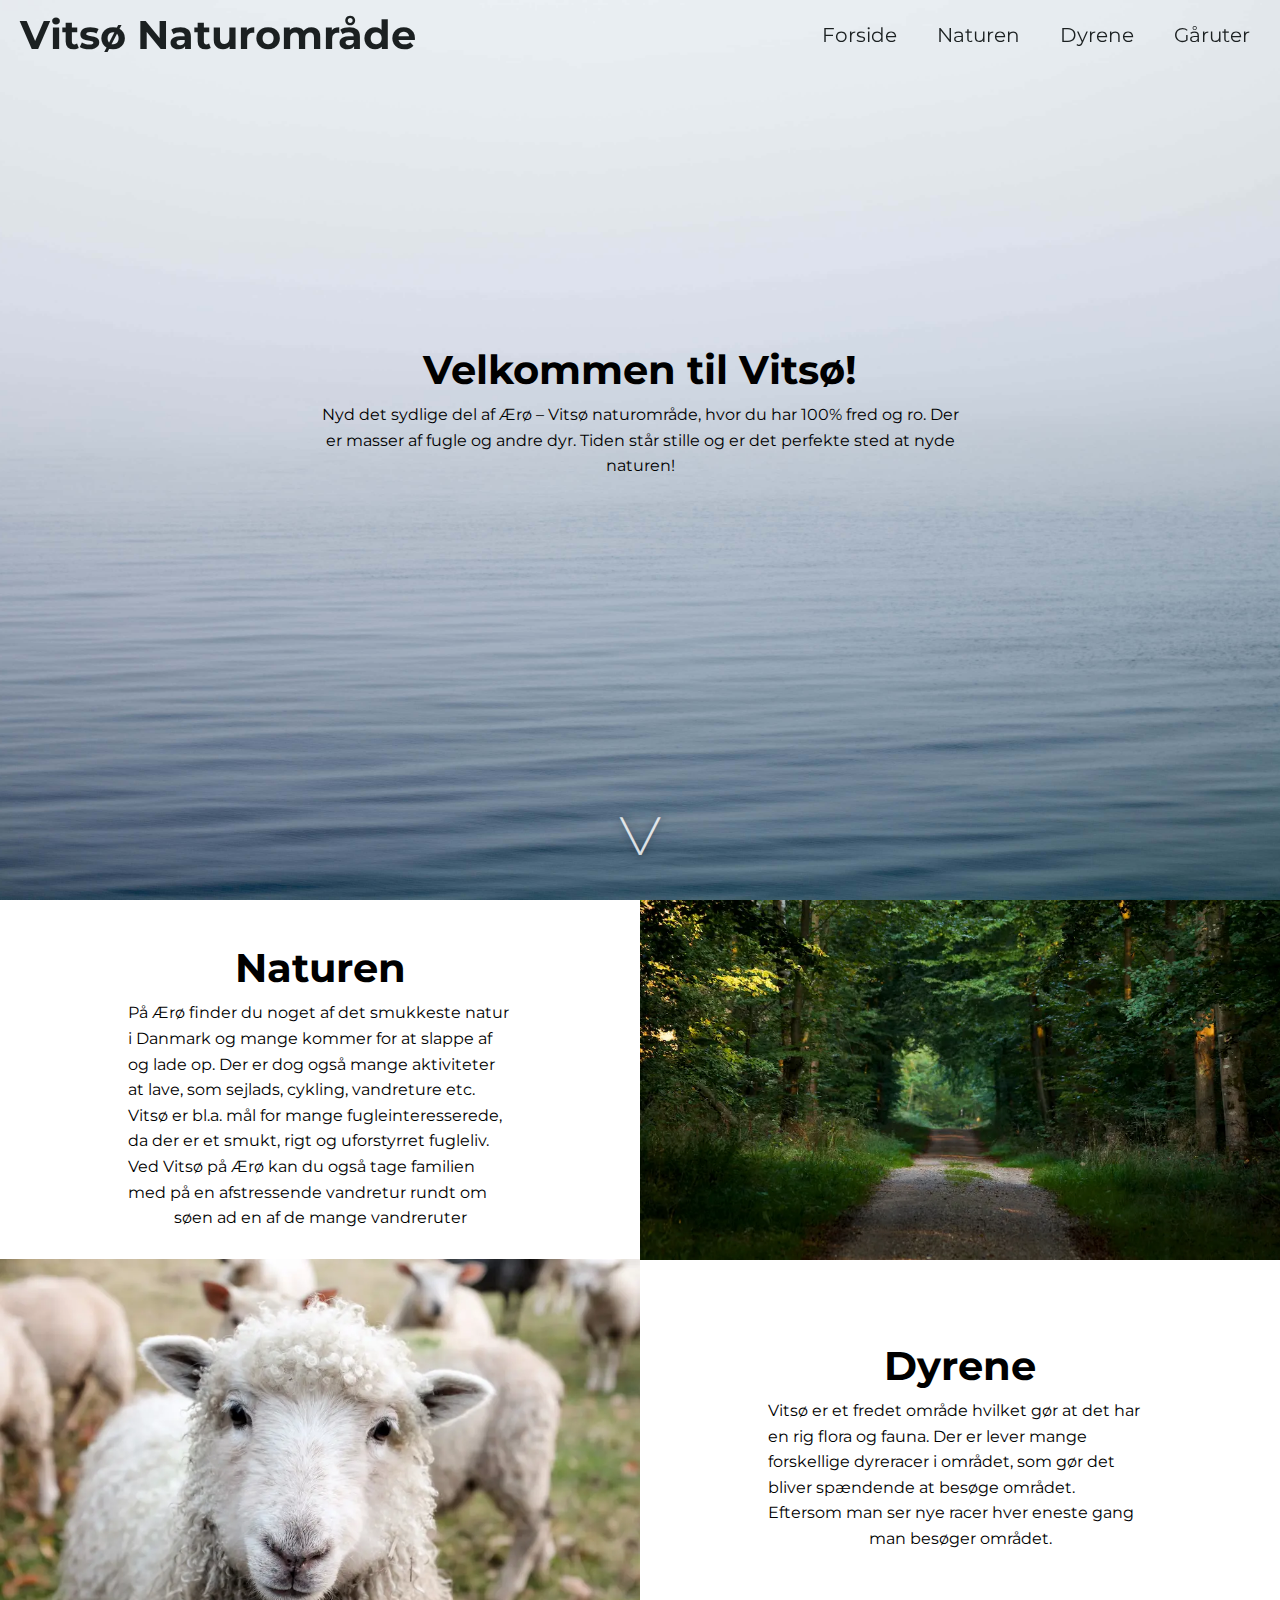
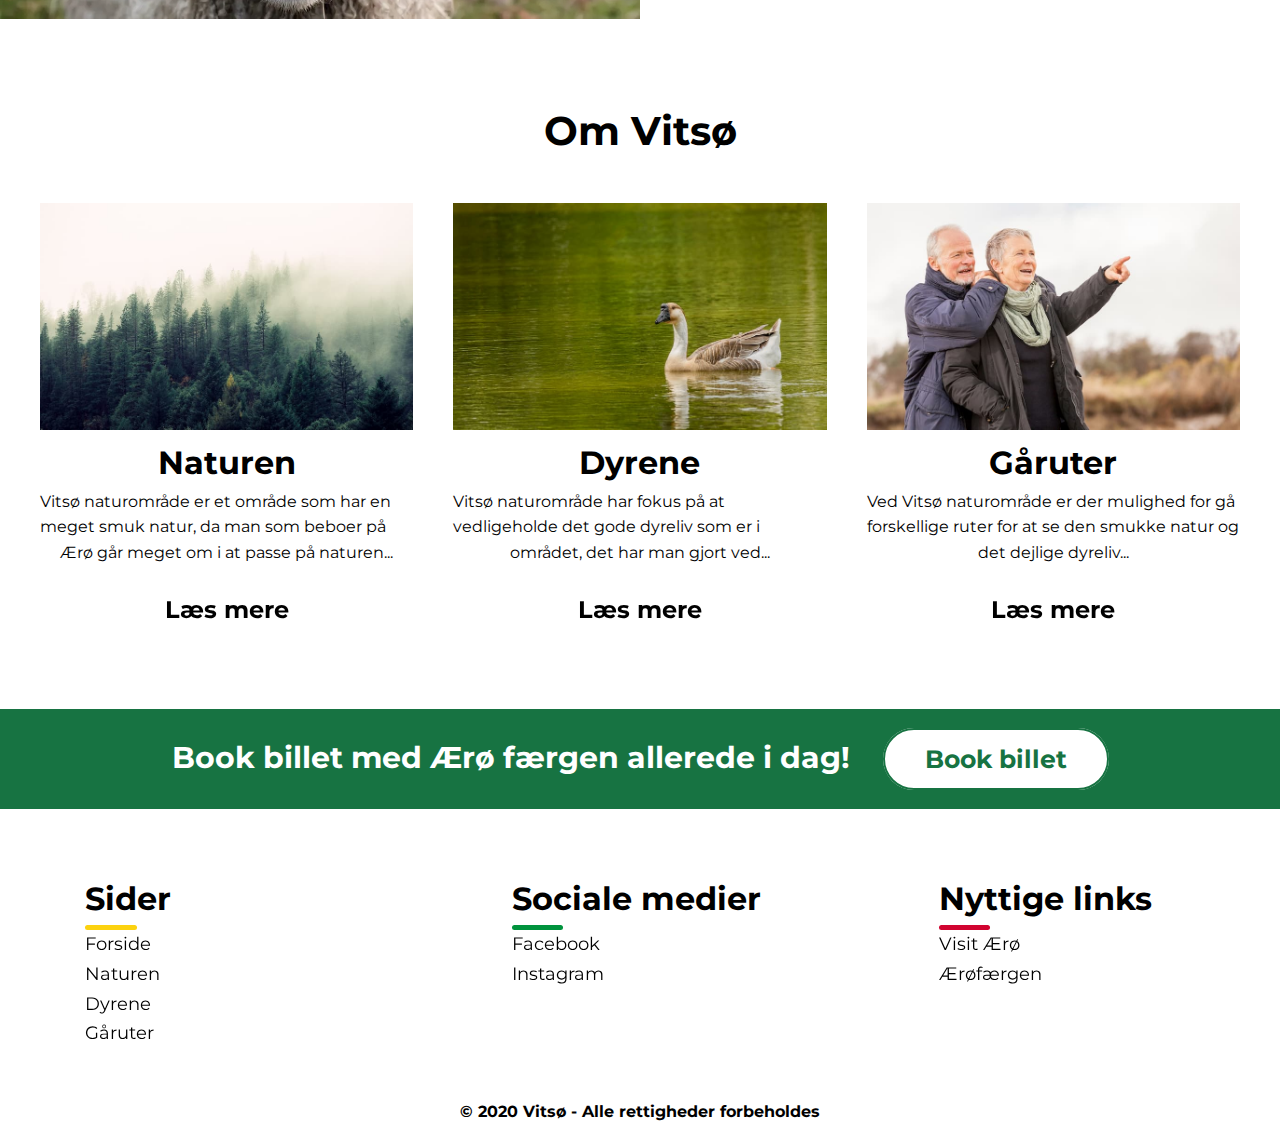
<file: index.html>
<!DOCTYPE html>
<html lang="da" dir="ltr">

<head>
  <meta charset="UTF-8">
  <meta name="viewport" content="width=device-width, initial-scale=1.0">
  <meta http-equiv="X-UA-Compatible" content="ie=edge">
  <title>Vitsø Naturområde</title>
  <link rel="stylesheet" href="style.css">
  <script src="javascript.js" defer></script>
  <meta name="description"
    content="Søen Vitsø er et fredet naturområde på det sydlige Ærø. Denne klimavenlige sø er bestemt et besøg værd, så hvis man er glad for vand, natur, fugle og frisk luft er Vitsø et must. ">
  <link rel="stylesheet" href="https://cdnjs.cloudflare.com/ajax/libs/font-awesome/5.11.2/css/all.min.css">

  <link href="https://fonts.googleapis.com/css?family=Montserrat&display=swap" rel="stylesheet">

</head>

<body>
  <nav id="navbar">
    <label class="navbar-toggle" id="js-navbar-toggle" for="chkToggle">
      <i class="fa fa-bars fa-fw"></i>
    </label>
    <a href="index.html#ommig">
      <h1 id="logo">Vitsø Naturområde</h1>
    </a>
    <input type="checkbox" id="chkToggle"></input>
    <ul class="main-nav" id="js-menu">
      <li>
        <a href="index.html#start" class="nav-links hvr-underline-from-center">Forside</a>
      </li>
      <li>
        <a href="naturen.html" class="nav-links hvr-underline-from-center">Naturen</a>
      </li>
      <li>
        <a href="dyrene.html" class="nav-links hvr-underline-from-center">Dyrene</a>
      </li>
      <li>
        <a href="ruter.html" class="nav-links hvr-underline-from-center">Gåruter</a>
      </li>
    </ul>
  </nav>

  <section>
    <div class="startHero" id="start">
      <div class="startHeroText">
        <h2>Velkommen til Vitsø!</h2>
        <p>Nyd det sydlige del af Ærø – Vitsø naturområde, hvor du har 100% fred og ro. Der er masser af fugle og
          andre dyr. Tiden står stille og er det perfekte sted at nyde naturen!</p>
      </div>
    </div>
    <div class="top-panel" onclick="scrollIndicator()"></div>
  </section>

  <section id="naturen">
    <div class="frontpageGrid">
      <div class="frontpageGridText">
        <h2>Naturen</h2>
        <p>På Ærø finder du noget af det smukkeste natur i Danmark og mange kommer for at slappe af og lade op. Der er
          dog også mange aktiviteter at lave, som sejlads, cykling, vandreture etc. Vitsø er bl.a. mål for mange
          fugleinteresserede, da der
          er et smukt, rigt og uforstyrret fugleliv. Ved Vitsø på Ærø kan du også tage familien med på en afstressende
          vandretur rundt om søen ad en af de mange vandreruter</p>
      </div>
      <picture>
        <source srcset="assets/skov.webp" type="image/webp" class="frontpageGridImg">
        <source srcset="assets/skovcutted.jpg" type="image/jpeg" class="frontpageGridImg">
        <img src="assets/skovcutted.jpg" class="frontpageGridImg" alt="billede af skov">
      </picture>
    </div>
  </section>

  <section id="dyrene">
    <div class="frontpageGrid">
      <picture>
        <source srcset="assets/dyrcutted.webp" type="image/webp" class="frontpageGridImg desktopGridImage">
        <source srcset="assets/dyrcutted.jpg" type="image/jpeg" class="frontpageGridImg desktopGridImage">
        <img src="assets/dyrcutted.jpg" class="frontpageGridImg desktopGridImage" alt="billede af en flok får">
      </picture>
      <div class="frontpageGridText">
        <h2>Dyrene</h2>
        <p>Vitsø er et fredet område hvilket gør at det har en rig flora og fauna. Der er lever mange forskellige
          dyreracer i området, som gør det bliver spændende at besøge området. Eftersom man ser nye racer hver eneste
          gang man besøger området.
        </p>
      </div>
      <picture>
        <source srcset="assets/dyrcutted.webp" type="image/webp" class="frontpageGridImg mobileGridImage">
        <source srcset="assets/dyrcutted.jpg" type="image/jpeg" class="frontpageGridImg mobileGridImage">
        <img src="assets/dyrcutted.jpg" class="frontpageGridImg mobileGridImage" alt="billede af en flok får">
      </picture>
    </div>
  </section>
  <section class="blog">
    <h2 style="text-align: center;">Om Vitsø</h2>
    <div class="blogGrid">
      <div class="blogPost">
        <div>
          <img src="assets/skov2cutted.jpg" class="blogImg" alt="">
        </div>
        <div>
          <h3>Naturen</h3>
          <p class="blogSummary">Vitsø naturområde er et område som har en meget smuk natur, da man som beboer på Ærø
            går meget om i at
            passe på naturen... </p>
          <br>
          <a href="naturen.html" class="blogReadMore hvr-underline-from-center">Læs mere</a>
        </div>
      </div>
      <div class="blogPost">
        <div>
          <img src="assets/greygoosecutted.jpg" class="blogImg" alt="">
        </div>
        <div>
          <h3>Dyrene</h3>
          <p class="blogSummary">Vitsø naturområde har fokus på at vedligeholde det gode dyreliv som er i området, det
            har man gjort ved...
          </p>
          <br>
          <a href="dyrene.html" class="blogReadMore hvr-underline-from-center">Læs mere</a>
        </div>
      </div>
      <div class="blogPost">
        <div>
          <img src="assets/oldpeoplecutted.jpg" class="blogImg" alt="">
        </div>
        <div>
          <h3>Gåruter</h3>
          <p class="blogSummary">Ved Vitsø naturområde er der mulighed for gå forskellige ruter for at se den smukke
            natur og det dejlige
            dyreliv...
          </p>
          <br>

          <a href="ruter.html" class="blogReadMore hvr-underline-from-center">Læs mere</a>
        </div>
      </div>
    </div>
  </section>

  <footer>
    <div class="callToAction">
      <span>
        Book billet med Ærø færgen allerede i dag!
        <a href="https://www.aeroe-ferry.dk/da/" class="book" rel="noopener noreferrer nofollow" target="_blank">Book
          billet</a>
      </span>
    </div>
    <div class="footerGrid">
      <div class="footerGridText">
        <h3>Sider</h3>
        <hr class="hr1">
        <ul>
          <li> <a href="index.html" class="hvr-underline-from-center"> Forside </a></li>
          <li> <a href="naturen.html" class="hvr-underline-from-center"> Naturen </a></li>
          <li> <a href="dyrene.html" class="hvr-underline-from-center"> Dyrene </a></li>
          <li> <a href="ruter.html" class="hvr-underline-from-center"> Gåruter </a></li>
        </ul>
      </div>
      <div class="footerGridText">
        <h3>Sociale medier</h3>
        <hr class="hr2">
        <ul>
          <li> <a href="#" class="hvr-underline-from-center">Facebook </a></li>
          <li> <a href="#" class="hvr-underline-from-center"> Instagram </a></li>
        </ul>
      </div>
      <div class="footerGridText">
        <h3>Nyttige links</h3>
        <hr class="hr3">
        <ul>
          <li> <a href="https://www.visitaeroe.dk/" class="hvr-underline-from-center" rel="noopener noreferrer nofollow"
              target="_blank"> Visit Ærø </a>
          </li>
          <li> <a href="https://www.aeroe-ferry.dk/da/" class="hvr-underline-from-center"
              rel="noopener noreferrer nofollow" target="_blank"> Ærøfærgen </a>
          </li>
        </ul>
      </div>
    </div>
    <div class="footerCopyright">
      <p>© 2020 Vitsø - Alle rettigheder forbeholdes</p>
    </div>
  </footer>

</body>

</html>
</file>
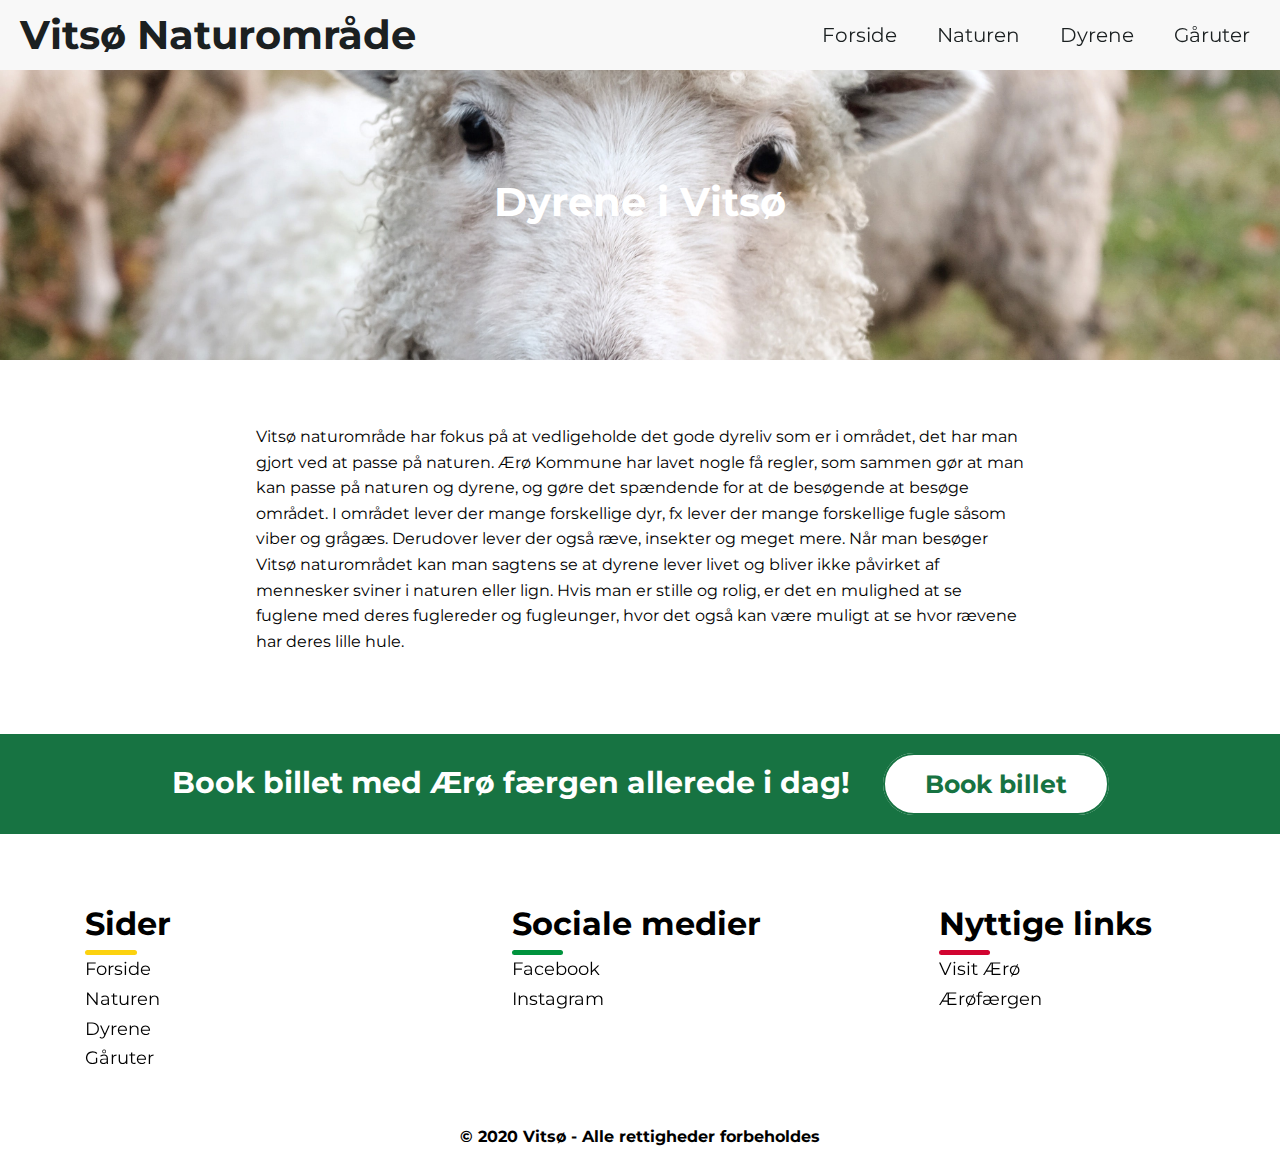
<file: dyrene.html>
<!DOCTYPE html>
<html lang="da" dir="ltr">

<head>
    <meta charset="UTF-8">
    <meta name="viewport" content="width=device-width, initial-scale=1.0">
    <meta http-equiv="X-UA-Compatible" content="ie=edge">
    <title>Dyrene i Vitsø Naturområde</title>
    <link rel="stylesheet" href="style.css">
    <link rel="stylesheet" href="https://cdnjs.cloudflare.com/ajax/libs/font-awesome/5.11.2/css/all.min.css">
    <meta name="description"
        content="Søen Vitsø er et fredet naturområde på det sydlige Ærø. Denne klimavenlige sø er bestemt et besøg værd, så hvis man er glad for vand, natur, fugle og frisk luft er Vitsø et must. ">
    <link href="https://fonts.googleapis.com/css?family=Montserrat&display=swap" rel="stylesheet">

</head>

<body>
    <nav id="navbar" class="articleNavbar">
        <label class="navbar-toggle" id="js-navbar-toggle" for="chkToggle">
            <i class="fa fa-bars fa-fw"></i>
        </label>
        <a href="index.html#ommig">
            <h1 id="logo">Vitsø Naturområde</h1>
        </a>
        <input type="checkbox" id="chkToggle"></input>
        <ul class="main-nav" id="js-menu">
            <li>
                <a href="index.html#start" class="nav-links hvr-underline-from-center">Forside</a>
            </li>
            <li>
                <a href="naturen.html" class="nav-links hvr-underline-from-center">Naturen</a>
            </li>
            <li>
                <a href="dyrene.html" class="nav-links hvr-underline-from-center">Dyrene</a>
            </li>
            <li>
                <a href="ruter.html" class="nav-links hvr-underline-from-center">Gåruter</a>
            </li>
        </ul>
    </nav>

    <section>
        <div class="articleHero2" id="start">
            <div class="articleHeroText">
                <h2>Dyrene i Vitsø</h2>
            </div>
        </div>
        <div class="articleText">
            <p>Vitsø naturområde har fokus på at vedligeholde det gode dyreliv som er i området, det har man gjort ved
                at
                passe på naturen. Ærø Kommune har lavet nogle få regler, som sammen gør at man kan passe på naturen og
                dyrene, og gøre det spændende for at de besøgende at besøge området.

                I området lever der mange forskellige dyr, fx lever der mange forskellige fugle såsom viber og grågæs.
                Derudover lever der også ræve, insekter og meget mere.

                Når man besøger Vitsø naturområdet kan man sagtens se at dyrene lever livet og bliver ikke påvirket af
                mennesker sviner i naturen eller lign. Hvis man er stille og rolig, er det en mulighed at se fuglene med
                deres fuglereder og fugleunger, hvor det også kan være muligt at se hvor rævene har deres lille hule.
            </p>
        </div>
    </section>

    <footer>
        <div class="callToAction">
            <span>
                Book billet med Ærø færgen allerede i dag!
                <a href="https://www.aeroe-ferry.dk/da/" class="book" rel="nofollow" target="_blank">Book billet</a>
            </span>
        </div>
        <div class="footerGrid">
            <div class="footerGridText">
                <h3>Sider</h3>
                <hr class="hr1">
                <ul>
                    <li> <a href="index.html" class="hvr-underline-from-center"> Forside </a></li>
                    <li> <a href="naturen.html" class="hvr-underline-from-center"> Naturen </a></li>
                    <li> <a href="dyrene.html" class="hvr-underline-from-center"> Dyrene </a></li>
                    <li> <a href="ruter.html" class="hvr-underline-from-center"> Gåruter </a></li>
                </ul>
            </div>
            <div class="footerGridText">
                <h3>Sociale medier</h3>
                <hr class="hr2">
                <ul>
                    <li> <a href="#" class="hvr-underline-from-center">Facebook </a></li>
                    <li> <a href="#" class="hvr-underline-from-center"> Instagram </a></li>
                </ul>
            </div>
            <div class="footerGridText">
                <h3>Nyttige links</h3>
                <hr class="hr3">
                <ul>
                    <li> <a href="https://www.visitaeroe.dk/" class="hvr-underline-from-center"
                            rel="noopener noreferrer nofollow" target="_blank"> Visit Ærø </a>
                    </li>
                    <li> <a href="https://www.aeroe-ferry.dk/da/" class="hvr-underline-from-center"
                            rel="noopener noreferrer nofollow" target="_blank"> Ærøfærgen </a>
                    </li>
                </ul>
            </div>
        </div>
        <div class="footerCopyright">
            <p>© 2020 Vitsø - Alle rettigheder forbeholdes</p>
        </div>
    </footer>


</body>

</html>
</file>
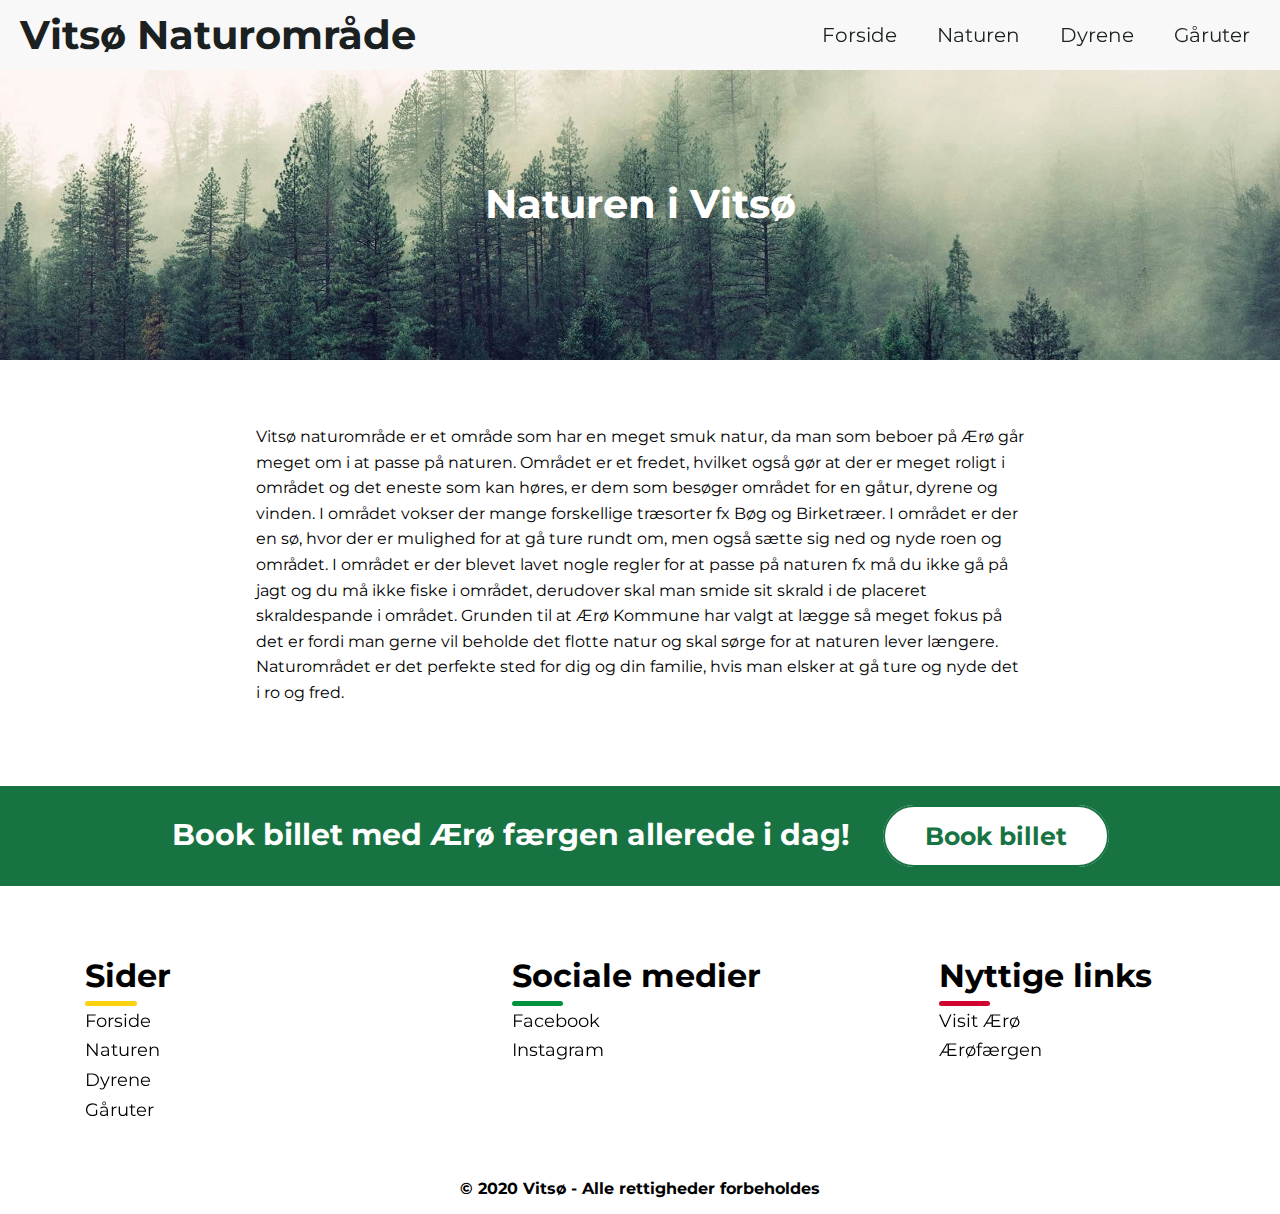
<file: naturen.html>
<!DOCTYPE html>
<html lang="da" dir="ltr">

<head>
    <meta charset="UTF-8">
    <meta name="viewport" content="width=device-width, initial-scale=1.0">
    <meta http-equiv="X-UA-Compatible" content="ie=edge">
    <title>Naturen i Vitsø Naturområde</title>
    <link rel="stylesheet" href="style.css">
    <link rel="stylesheet" href="https://cdnjs.cloudflare.com/ajax/libs/font-awesome/5.11.2/css/all.min.css">
    <meta name="description"
        content="Søen Vitsø er et fredet naturområde på det sydlige Ærø. Denne klimavenlige sø er bestemt et besøg værd, så hvis man er glad for vand, natur, fugle og frisk luft er Vitsø et must. ">
    <link href="https://fonts.googleapis.com/css?family=Montserrat&display=swap" rel="stylesheet">

</head>

<body>
    <nav id="navbar" class="articleNavbar">
        <label class="navbar-toggle" id="js-navbar-toggle" for="chkToggle">
            <i class="fa fa-bars fa-fw"></i>
        </label>
        <a href="index.html#ommig">
            <h1 id="logo">Vitsø Naturområde</h1>
        </a>
        <input type="checkbox" id="chkToggle"></input>
        <ul class="main-nav" id="js-menu">
            <li>
                <a href="index.html#start" class="nav-links hvr-underline-from-center">Forside</a>
            </li>
            <li>
                <a href="naturen.html" class="nav-links hvr-underline-from-center">Naturen</a>
            </li>
            <li>
                <a href="dyrene.html" class="nav-links hvr-underline-from-center">Dyrene</a>
            </li>
            <li>
                <a href="ruter.html" class="nav-links hvr-underline-from-center">Gåruter</a>
            </li>
        </ul>
    </nav>

    <section>
        <div class="articleHero1" id="start">
            <div class="articleHeroText">
                <h2>Naturen i Vitsø</h2>
            </div>
        </div>
        <div class="articleText">
            <p>Vitsø naturområde er et område som har en meget smuk natur, da man som beboer på Ærø går meget om i at
                passe på naturen. Området er et fredet, hvilket også gør at der er meget roligt i området og det eneste
                som kan høres, er dem som besøger området for en gåtur, dyrene og vinden. I området vokser der mange
                forskellige træsorter fx Bøg og Birketræer.

                I området er der en sø, hvor der er mulighed for at gå ture rundt om, men også sætte sig ned og nyde
                roen og området.

                I området er der blevet lavet nogle regler for at passe på naturen fx må du ikke gå på jagt og du må
                ikke fiske i området, derudover skal man smide sit skrald i de placeret skraldespande i området. Grunden
                til at Ærø Kommune har valgt at lægge så meget fokus på det er fordi man gerne vil beholde det flotte
                natur og skal sørge for at naturen lever længere. Naturområdet er det perfekte sted for dig og din
                familie, hvis man elsker at gå ture og nyde det i ro og fred.</p>
        </div>
    </section>

    <footer>
        <div class="callToAction">
            <span>
                Book billet med Ærø færgen allerede i dag!
                <a href="https://www.aeroe-ferry.dk/da/" class="book" rel="nofollow" target="_blank">Book billet</a>
            </span>
        </div>
        <div class="footerGrid">
            <div class="footerGridText">
                <h3>Sider</h3>
                <hr class="hr1">
                <ul>
                    <li> <a href="index.html" class="hvr-underline-from-center"> Forside </a></li>
                    <li> <a href="naturen.html" class="hvr-underline-from-center"> Naturen </a></li>
                    <li> <a href="dyrene.html" class="hvr-underline-from-center"> Dyrene </a></li>
                    <li> <a href="ruter.html" class="hvr-underline-from-center"> Gåruter </a></li>
                </ul>
            </div>
            <div class="footerGridText">
                <h3>Sociale medier</h3>
                <hr class="hr2">
                <ul>
                    <li> <a href="#" class="hvr-underline-from-center">Facebook </a></li>
                    <li> <a href="#" class="hvr-underline-from-center"> Instagram </a></li>
                </ul>
            </div>
            <div class="footerGridText">
                <h3>Nyttige links</h3>
                <hr class="hr3">
                <ul>
                    <li> <a href="https://www.visitaeroe.dk/" class="hvr-underline-from-center"
                            rel="noopener noreferrer nofollow" target="_blank"> Visit Ærø </a>
                    </li>
                    <li> <a href="https://www.aeroe-ferry.dk/da/" class="hvr-underline-from-center"
                            rel="noopener noreferrer nofollow" target="_blank"> Ærøfærgen </a>
                    </li>
                </ul>
            </div>
        </div>
        <div class="footerCopyright">
            <p>© 2020 Vitsø - Alle rettigheder forbeholdes</p>
        </div>
    </footer>


</body>

</html>
</file>
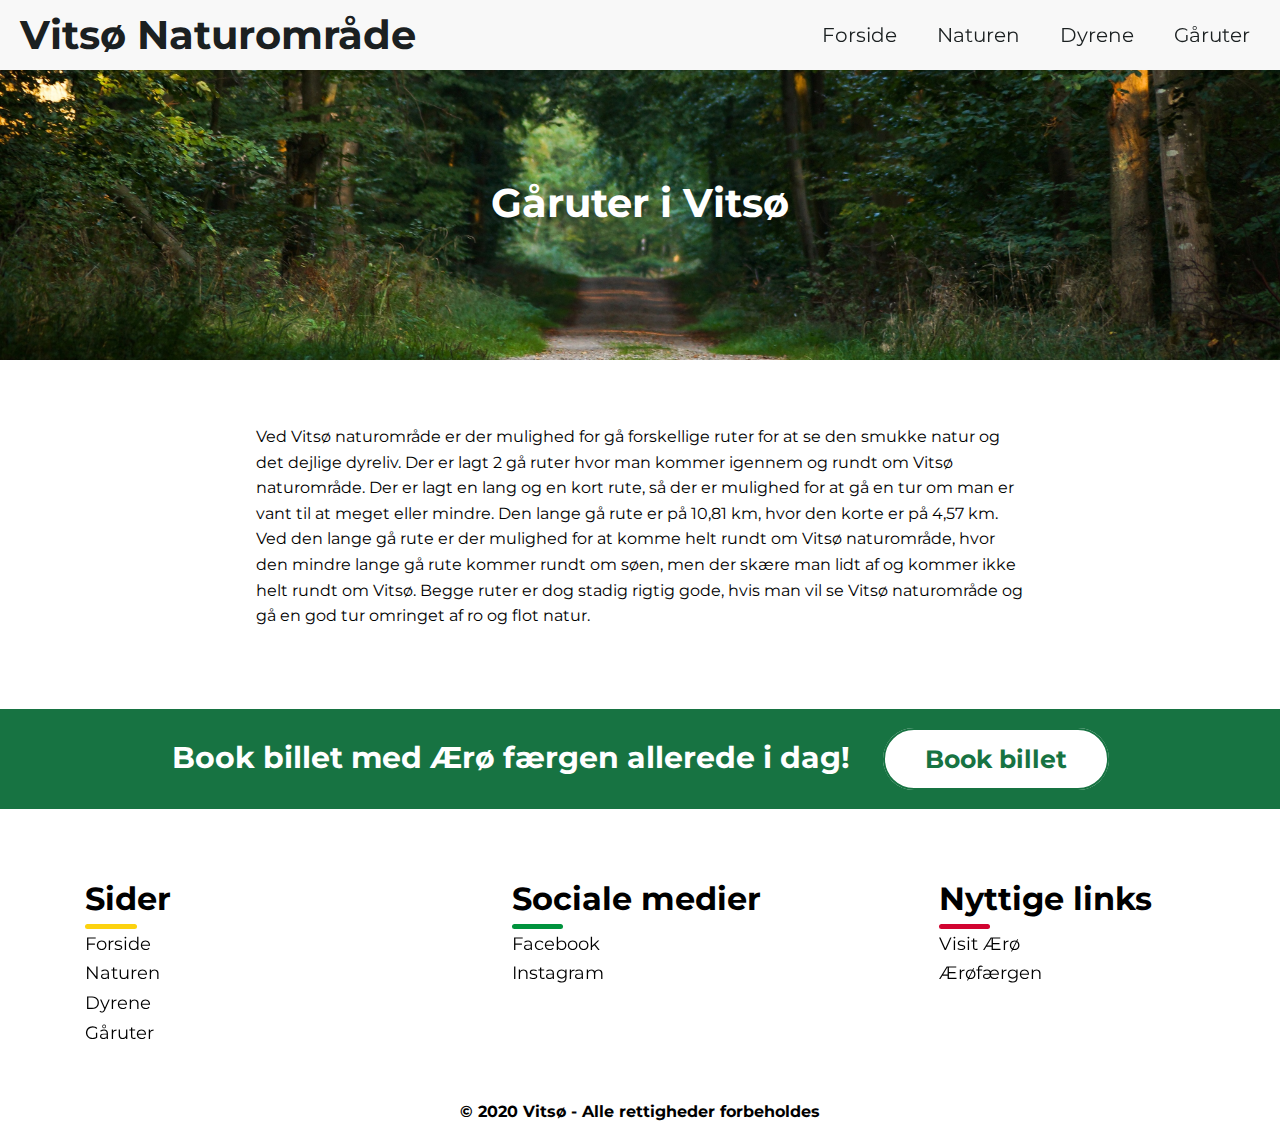
<file: ruter.html>
<!DOCTYPE html>
<html lang="da" dir="ltr">

<head>
    <meta charset="UTF-8">
    <meta name="viewport" content="width=device-width, initial-scale=1.0">
    <meta http-equiv="X-UA-Compatible" content="ie=edge">
    <title>Gåruter i Vitsø Naturområde</title>
    <link rel="stylesheet" href="style.css">
    <link rel="stylesheet" href="https://cdnjs.cloudflare.com/ajax/libs/font-awesome/5.11.2/css/all.min.css">
    <meta name="description"
        content="Søen Vitsø er et fredet naturområde på det sydlige Ærø. Denne klimavenlige sø er bestemt et besøg værd, så hvis man er glad for vand, natur, fugle og frisk luft er Vitsø et must. ">
    <link href="https://fonts.googleapis.com/css?family=Montserrat&display=swap" rel="stylesheet">

</head>

<body>
    <nav id="navbar" class="articleNavbar">
        <label class="navbar-toggle" id="js-navbar-toggle" for="chkToggle">
            <i class="fa fa-bars fa-fw"></i>
        </label>
        <a href="index.html#ommig">
            <h1 id="logo">Vitsø Naturområde</h1>
        </a>
        <input type="checkbox" id="chkToggle"></input>
        <ul class="main-nav" id="js-menu">
            <li>
                <a href="index.html#start" class="nav-links hvr-underline-from-center">Forside</a>
            </li>
            <li>
                <a href="naturen.html" class="nav-links hvr-underline-from-center">Naturen</a>
            </li>
            <li>
                <a href="dyrene.html" class="nav-links hvr-underline-from-center">Dyrene</a>
            </li>
            <li>
                <a href="ruter.html" class="nav-links hvr-underline-from-center">Gåruter</a>
            </li>
        </ul>
    </nav>

    <section>
        <div class="articleHero3" id="start">
            <div class="articleHeroText">
                <h2>Gåruter i Vitsø</h2>
            </div>
        </div>
        <div class="articleText">
            <p>Ved Vitsø naturområde er der mulighed for gå forskellige ruter for at se den smukke natur og det dejlige
                dyreliv. Der
                er lagt 2 gå ruter hvor man kommer igennem og rundt om Vitsø naturområde. Der er lagt en lang og en kort
                rute, så
                der er mulighed for at gå en tur om man er vant til at meget eller mindre. Den lange gå rute er på 10,81
                km, hvor
                den korte er på 4,57 km.

                Ved den lange gå rute er der mulighed for at komme helt rundt om Vitsø naturområde, hvor den mindre
                lange gå rute
                kommer rundt om søen, men der skære man lidt af og kommer ikke helt rundt om Vitsø. Begge ruter er dog
                stadig rigtig
                gode, hvis man vil se Vitsø naturområde og gå en god tur omringet af ro og flot natur. </p>
        </div>
    </section>

    <footer>
        <div class="callToAction">
            <span>
                Book billet med Ærø færgen allerede i dag!
                <a href="https://www.aeroe-ferry.dk/da/" class="book" rel="nofollow" target="_blank">Book billet</a>
            </span>
        </div>
        <div class="footerGrid">
            <div class="footerGridText">
                <h3>Sider</h3>
                <hr class="hr1">
                <ul>
                    <li> <a href="index.html" class="hvr-underline-from-center"> Forside </a></li>
                    <li> <a href="naturen.html" class="hvr-underline-from-center"> Naturen </a></li>
                    <li> <a href="dyrene.html" class="hvr-underline-from-center"> Dyrene </a></li>
                    <li> <a href="ruter.html" class="hvr-underline-from-center"> Gåruter </a></li>
                </ul>
            </div>
            <div class="footerGridText">
                <h3>Sociale medier</h3>
                <hr class="hr2">
                <ul>
                    <li> <a href="#" class="hvr-underline-from-center">Facebook </a></li>
                    <li> <a href="#" class="hvr-underline-from-center"> Instagram </a></li>
                </ul>
            </div>
            <div class="footerGridText">
                <h3>Nyttige links</h3>
                <hr class="hr3">
                <ul>
                    <li> <a href="https://www.visitaeroe.dk/" class="hvr-underline-from-center"
                            rel="noopener noreferrer nofollow" target="_blank"> Visit Ærø </a>
                    </li>
                    <li> <a href="https://www.aeroe-ferry.dk/da/" class="hvr-underline-from-center"
                            rel="noopener noreferrer nofollow" target="_blank"> Ærøfærgen </a>
                    </li>
                </ul>
            </div>
        </div>
        <div class="footerCopyright">
            <p>© 2020 Vitsø - Alle rettigheder forbeholdes</p>
        </div>
    </footer>


</body>

</html>
</file>
<file: style.css>
@charset "UTF-8";

* {
  box-sizing: border-box;
  line-height: 1.6;
  margin: 0;
  padding: 0;
}

html {
  scroll-behavior: smooth;
}

body,
html {
  font-family: 'Montserrat', sans-serif;
  height: 100%;
  padding-top: 0;
  width: 100%;
}

h2 {
  text-align: center;
  font-size: 250%;
}

h3 {
  font-size: 200%;
}

h4 {
  font-size: 150%;
}

.articleNavbar {
  background-color: #f8f8f8;
}

nav {
  position: relative;
  z-index: 100;
}

#navbar {
  position: fixed;
  top: 0;
  width: 100%;
  font-size: 18px;
  transition: 0.4s;
}

.main-nav {
  list-style-type: none;
  display: none;
}

.nav-links,
#logo {
  text-decoration: none;
  color: #1b2021;
}

.main-nav li {
  text-align: center;
  margin: 15px auto;
}

#logo {
  text-decoration: none;
  display: inline-block;
  font-size: 40px;
  margin-top: 10px;
  margin-left: 20px;
}

.nav-links {
  font-size: 20px;
}

.navbar-toggle {
  vertical-align: middle;
  position: absolute;
  top: 15px;
  right: 20px;
  cursor: pointer;
  color: #1b2021;
  font-size: 24px;
}

#chkToggle {
  display: none;
}

#chkToggle:checked+ul.main-nav {
  display: block;
}

li a:hover {
  text-decoration: none;
  color: #1b2021;
}

a {
  text-decoration: none;
  color: black;
}

.hvr-underline-from-center {
  display: inline-block;
  vertical-align: middle;
  -webkit-transform: perspective(1px) translateZ(0);
  transform: perspective(1px) translateZ(0);
  box-shadow: 0 0 1px rgba(0, 0, 0, 0);
  position: relative;
  overflow: hidden;
}

.hvr-underline-from-center:before {
  content: "";
  position: absolute;
  z-index: -1;
  left: 51%;
  right: 51%;
  bottom: 0;
  background: #1b2021;
  height: 4px;
  -webkit-transition-property: left, right;
  transition-property: left, right;
  -webkit-transition-duration: 0.3s;
  transition-duration: 0.3s;
  -webkit-transition-timing-function: ease-out;
  transition-timing-function: ease-out;
}

.hvr-underline-from-center:hover:before,
.hvr-underline-from-center:focus:before,
.hvr-underline-from-center:active:before {
  left: 0;
  right: 0;
}

.startHero {
  background-image: url("assets/vandcutted.jpg");
  height: 100vh;
  background-position: center;
  background-repeat: no-repeat;
  background-size: cover;
  position: relative;
}

.startHeroText {
  text-align: center;
  text-align-last: center;
  position: absolute;
  top: 40%;
  left: 50%;
  transform: translate(-50%, -50%);
}

.startHeroText h2 {
  margin-top: 15%;
}

.articleHero1 {
  background-image: url("assets/skov2.jpg");
  height: 40vh;
  background-position: center;
  background-repeat: no-repeat;
  background-size: cover;
  position: relative;
}

.articleHero2 {
  background-image: url("assets/dyr.jpg");
  height: 40vh;
  background-position: center;
  background-repeat: no-repeat;
  background-size: cover;
  position: relative;
}

.articleHero3 {
  background-image: url("assets/skov.jpg");
  height: 40vh;
  background-position: center;
  background-repeat: no-repeat;
  background-size: cover;
  position: relative;
}

.articleHeroText {
  text-align: center;
  text-align-last: center;
  position: absolute;
  top: 50%;
  left: 50%;
  transform: translate(-50%, -50%);
  color: white;
}

.articleHeroText h2 {
  margin-top: 15%;
}

.articleText {
  margin-top: 5%;
  margin-left: 20%;
  margin-right: 20%;
}

.top-panel::before {
  content: '╲╱';
  color: #fff;
  position: absolute;
  opacity: 0.8;
  text-shadow: 0 0 .5rem rgba(0, 0, 0, 0.5);
  width: 6rem;
  font-size: 2rem;
  height: 4rem;
  line-height: 4rem;
  text-align: center;
  bottom: 2rem;
  margin-left: -3rem;
  left: 50%;
  animation: bounce 1s ease infinite;
  cursor: pointer;
}

@keyframes bounce {
  50% {
    transform: translateY(-50%);
  }

  100% {
    transform: translateY(0);
  }
}

.frontpageGrid {
  background-color: white;
  display: grid;
  text-align: center;
  grid-template-columns: repeat(2, 1fr);
  margin-bottom: -8px;
}

.frontpageGridText {
  width: 60%;
  text-align: left;
  margin: auto;
  text-align-last: center;
}

.frontpageGridImg {
  width: 100%;
}

.break {
  background: #177342;
  border: none;
  height: 7px;
  margin: 0 auto;
  margin-top: 30px;
  margin-bottom: 50px;
  position: relative;
  text-align: center;
  top: 20px;
  width: 10%;
  border-radius: 50px;
}

hr {
  border: 0;
}

#ruter {
  padding-top: 2.5%;
  padding-bottom: -0.5%;
}

#ruter h2 {
  padding-top: 2.5%;
  padding-bottom: 2.5%;
}

.blog {
  text-align-last: center;
  margin-top: 5rem;
  margin-bottom: 3rem;
}

.blogGrid {
  display: grid;
  grid-template-columns: repeat(3, 1fr);
  grid-gap: 2.5rem;
  margin: 2.5rem;
}

.blogImg {
  width: 100%;
}

.blogReadMore {
  font-size: 1.5rem;
  font-weight: bold;
  text-align: center;
}

.callToAction {
  font-size: 30px;
  font-weight: bold;
  text-align: center;
  background-color: #177342;
  color: #FFFFFF;
  padding-top: 25px;
  padding-bottom: 20px;
  width: 100%;
  height: 100px;
}

.book {
  color: #177342;
  background-color: #FFFFFF;
  font-size: 25px;
  padding: 14px 40px;
  border-radius: 50px;
  font-weight: bold;
  text-decoration: none;
  margin: auto;
  margin-left: 25px;
  border: 2.5px solid;
}

.book:hover {
  color: #FFFFFF;
  background-color: #177342;
  border: 2.5px solid;
  transition-duration: 0.2s;
}

footer {
  margin-top: 5rem;
  list-style-type: none;
}

footer ul {
  list-style-type: none;
  margin: 0;
  padding: 0;
}

.footerGrid {
  margin-top: 5%;
  display: grid;
  grid-template-columns: repeat(3, 1fr);
}

.footerGridText {
  padding-left: 20%;
}

.footerGridText ul {
  font-size: 18px;
}

.footerGrid hr {
  border: none;
  height: 5px;
  text-align: left;
  top: 20px;
  width: 15%;
  border-radius: 50px;
}

.hr1 {
  background: #FCD20F;
}

.hr2 {
  background: #00933D;
}

.hr3 {
  background: #D10430;
}

.footerCopyright {
  margin-top: 4%;
  text-align: center;
  font-weight: bold;
  padding-bottom: 1%;
}

@media screen and (min-width: 1000px) {
  #navbar {
    display: flex;
    justify-content: space-between;
    padding-bottom: 0;
    height: 70px;
    align-items: center;
  }

  #chkToggle:checked+ul.main-nav {
    display: flex;
  }

  .main-nav {
    display: flex;
    margin-right: 30px;
    flex-direction: row;
    justify-content: flex-end;
  }

  .main-nav li {
    margin: 0;
  }

  .nav-links {
    margin-left: 40px;
  }

  #logo {
    margin-top: 0;
  }

  .navbar-toggle {
    display: none;
  }

  .nav-links:hover {
    color: #1b2021;
    text-decoration: none;
  }
}

@media (max-width: 900px) {
  .desktopGridImage {
    display: none;
  }

  .blogGrid {
    grid-template-columns: repeat(1, 1fr);
  }

  .callToAction {
    display: none;
  }

  .footerGrid {
    grid-template-columns: repeat(1, 1fr);
  }

  .frontpageGrid {
    grid-template-columns: repeat(1, 1fr);
    grid-gap: 1rem;
  }
}

@media (min-width: 900px) {
  .mobileGridImage {
    display: none;
  }
}
</file>
